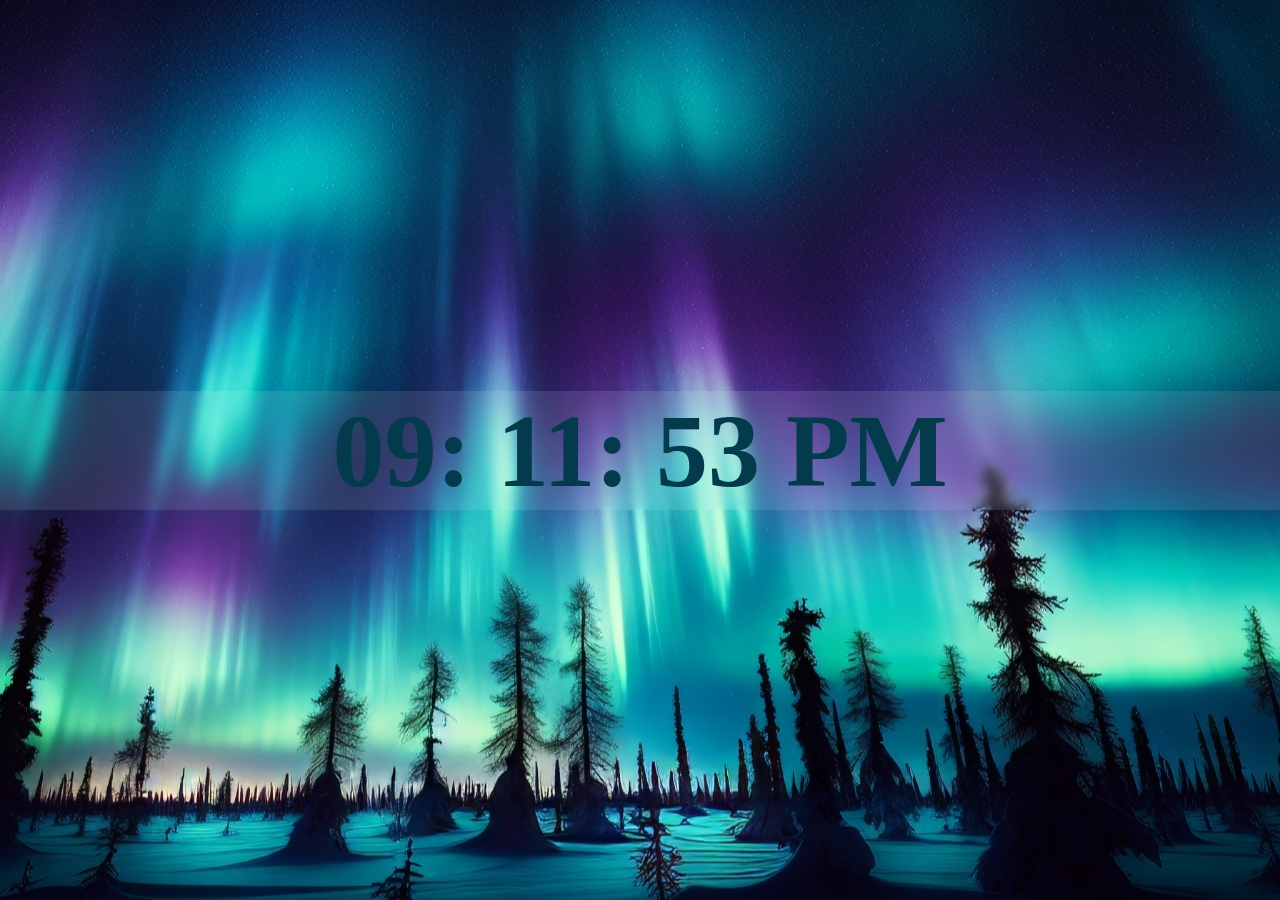
<file: live-time/index.html>
<!DOCTYPE html>
<head>
    <title> roller</title>
    <link rel="stylesheet" href="style.css">

</head>
<body>
    <div id ="clock-container">
        <div id = "clock">00:00:00</div>
    </div>
 <script src="index.js "></script>
</body>
</html>
</file>
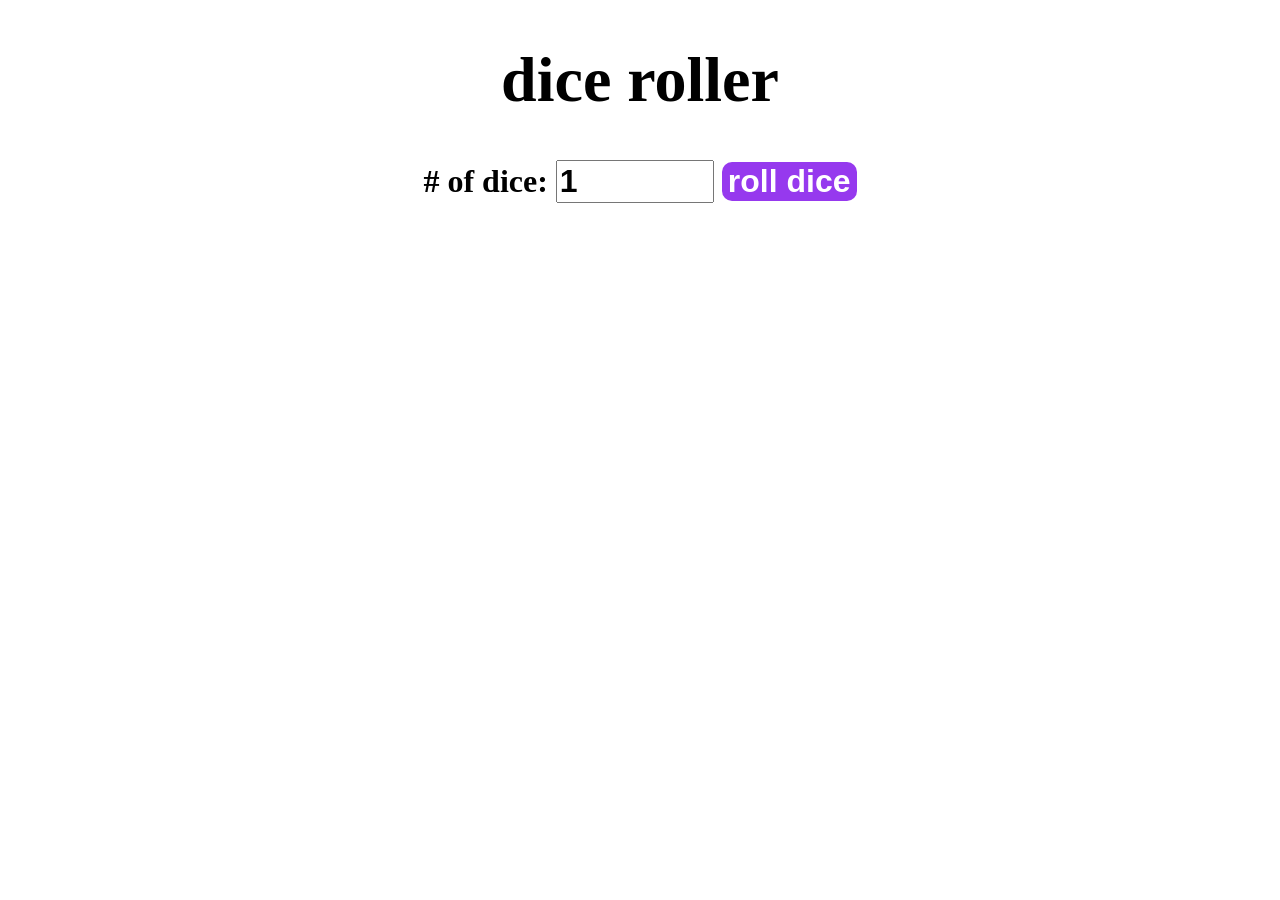
<file: projectx/index.html>
<!DOCTYPE html>
    <head>
        <title>document  </title>
        <link rel="stylesheet" href="style.css">
    </head>
    <body>
     <div id="container">
         <h1>dice roller </h1>
         <label>  # of dice: </label>
         <input type = "number" id ="numofdice" value ="1" min ="1">
         <button onclick="rolldice()"> roll dice</button>
         <div id ="diceresult"></div>
         <div id="diceimages"></div>
     </div>
  
     <script src="index.js "></script>
    </body>

</html>
</file>
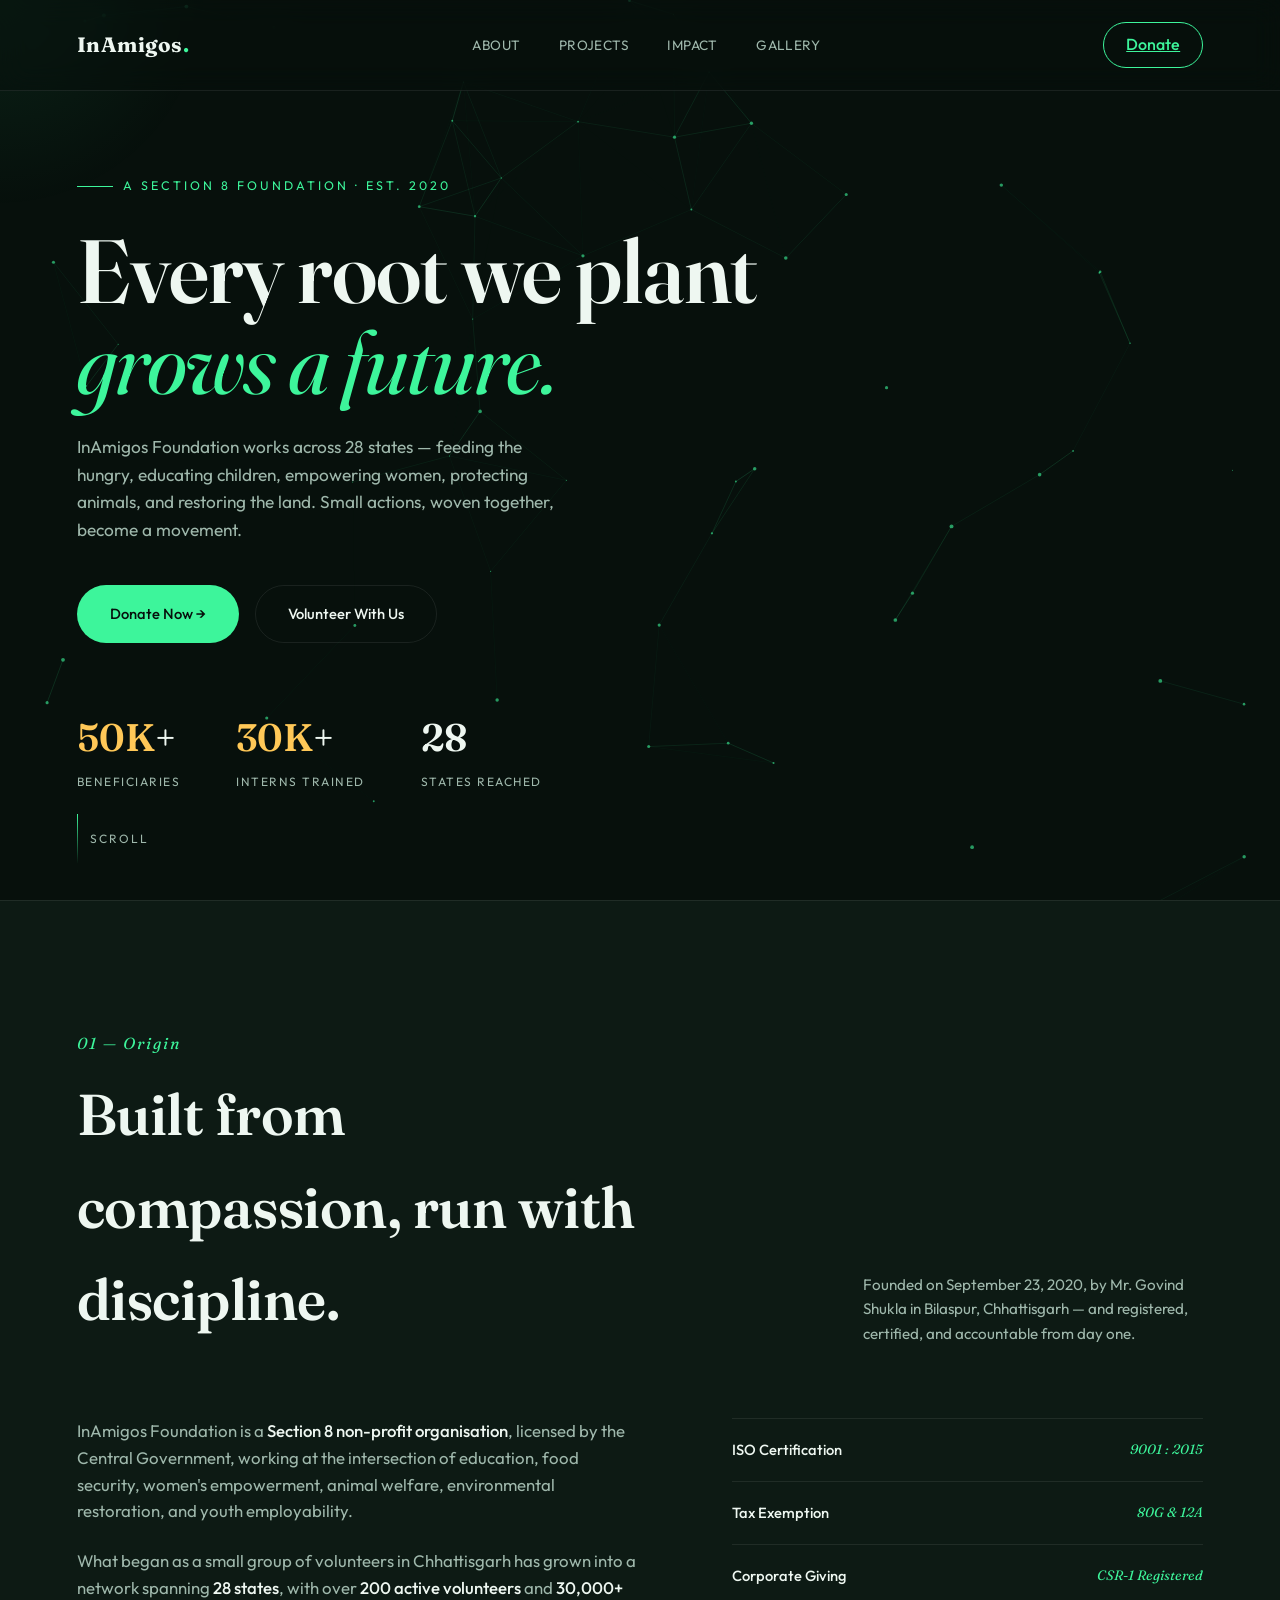
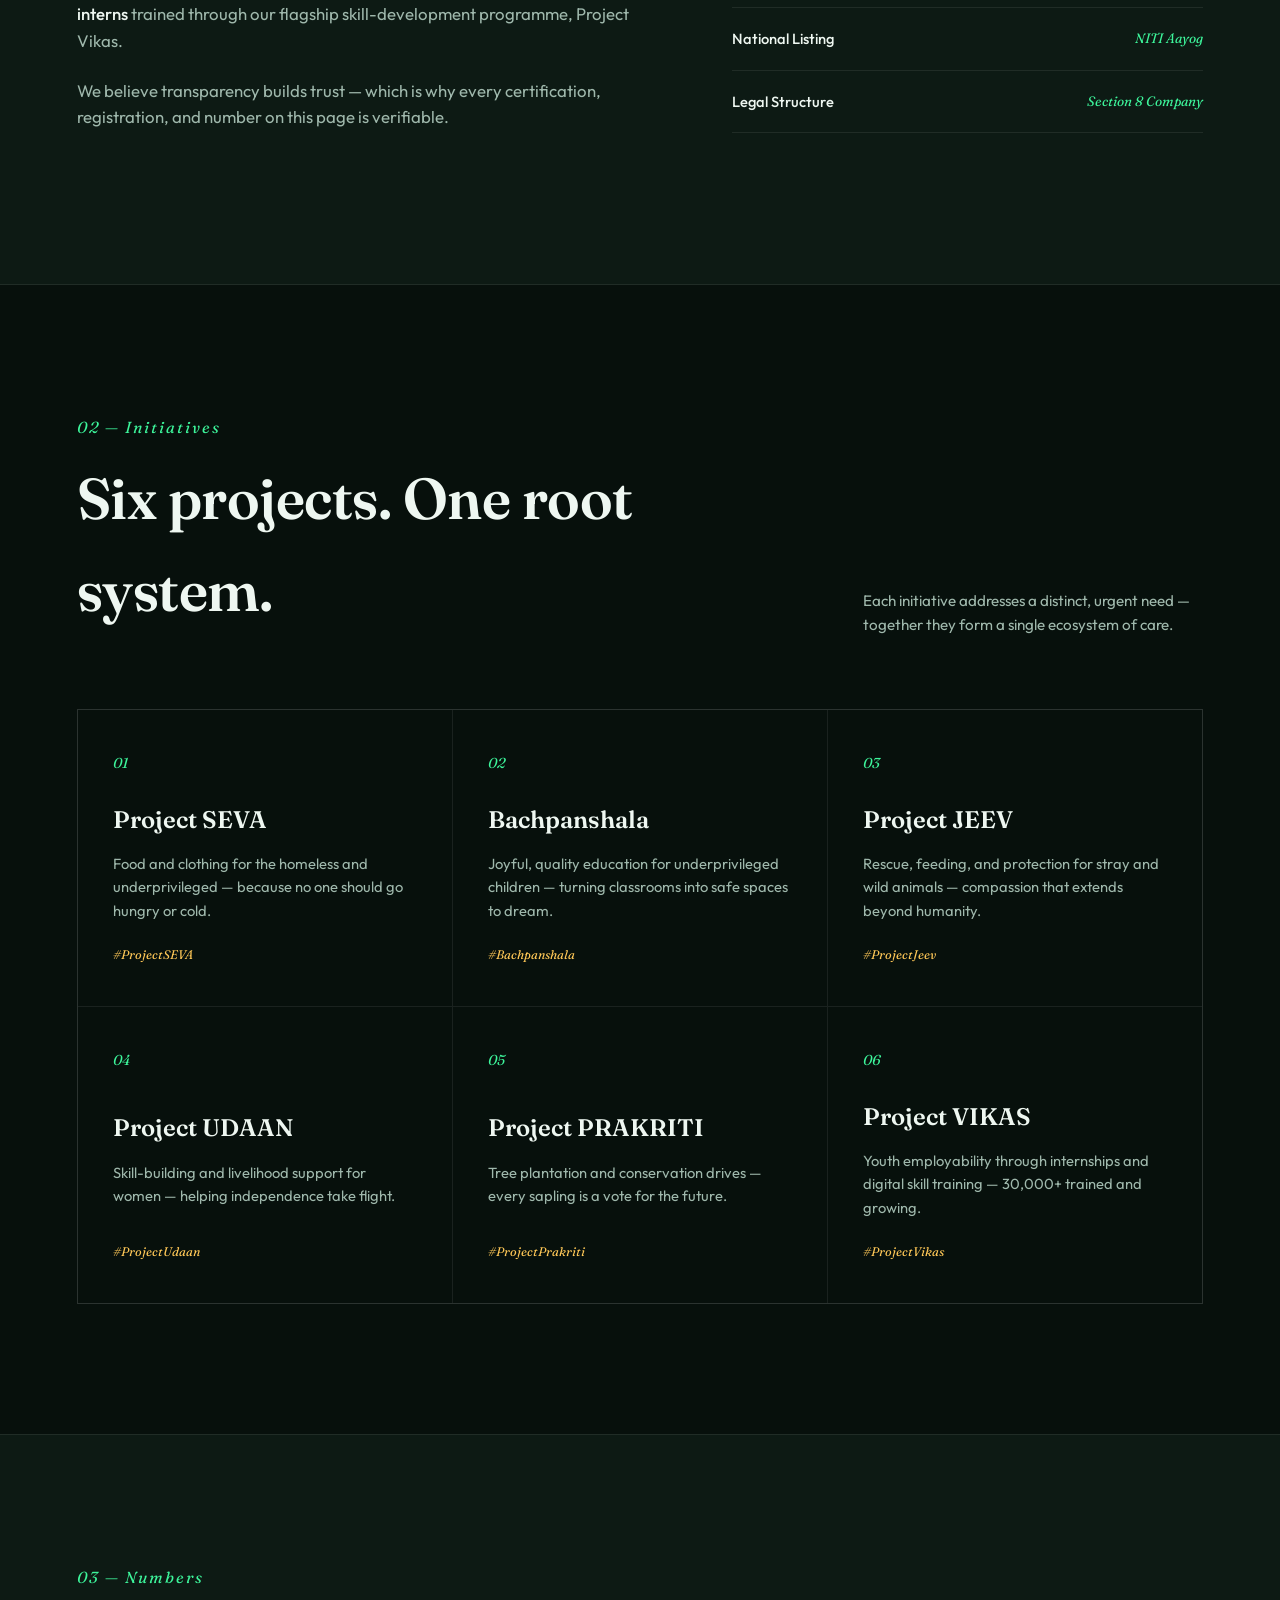
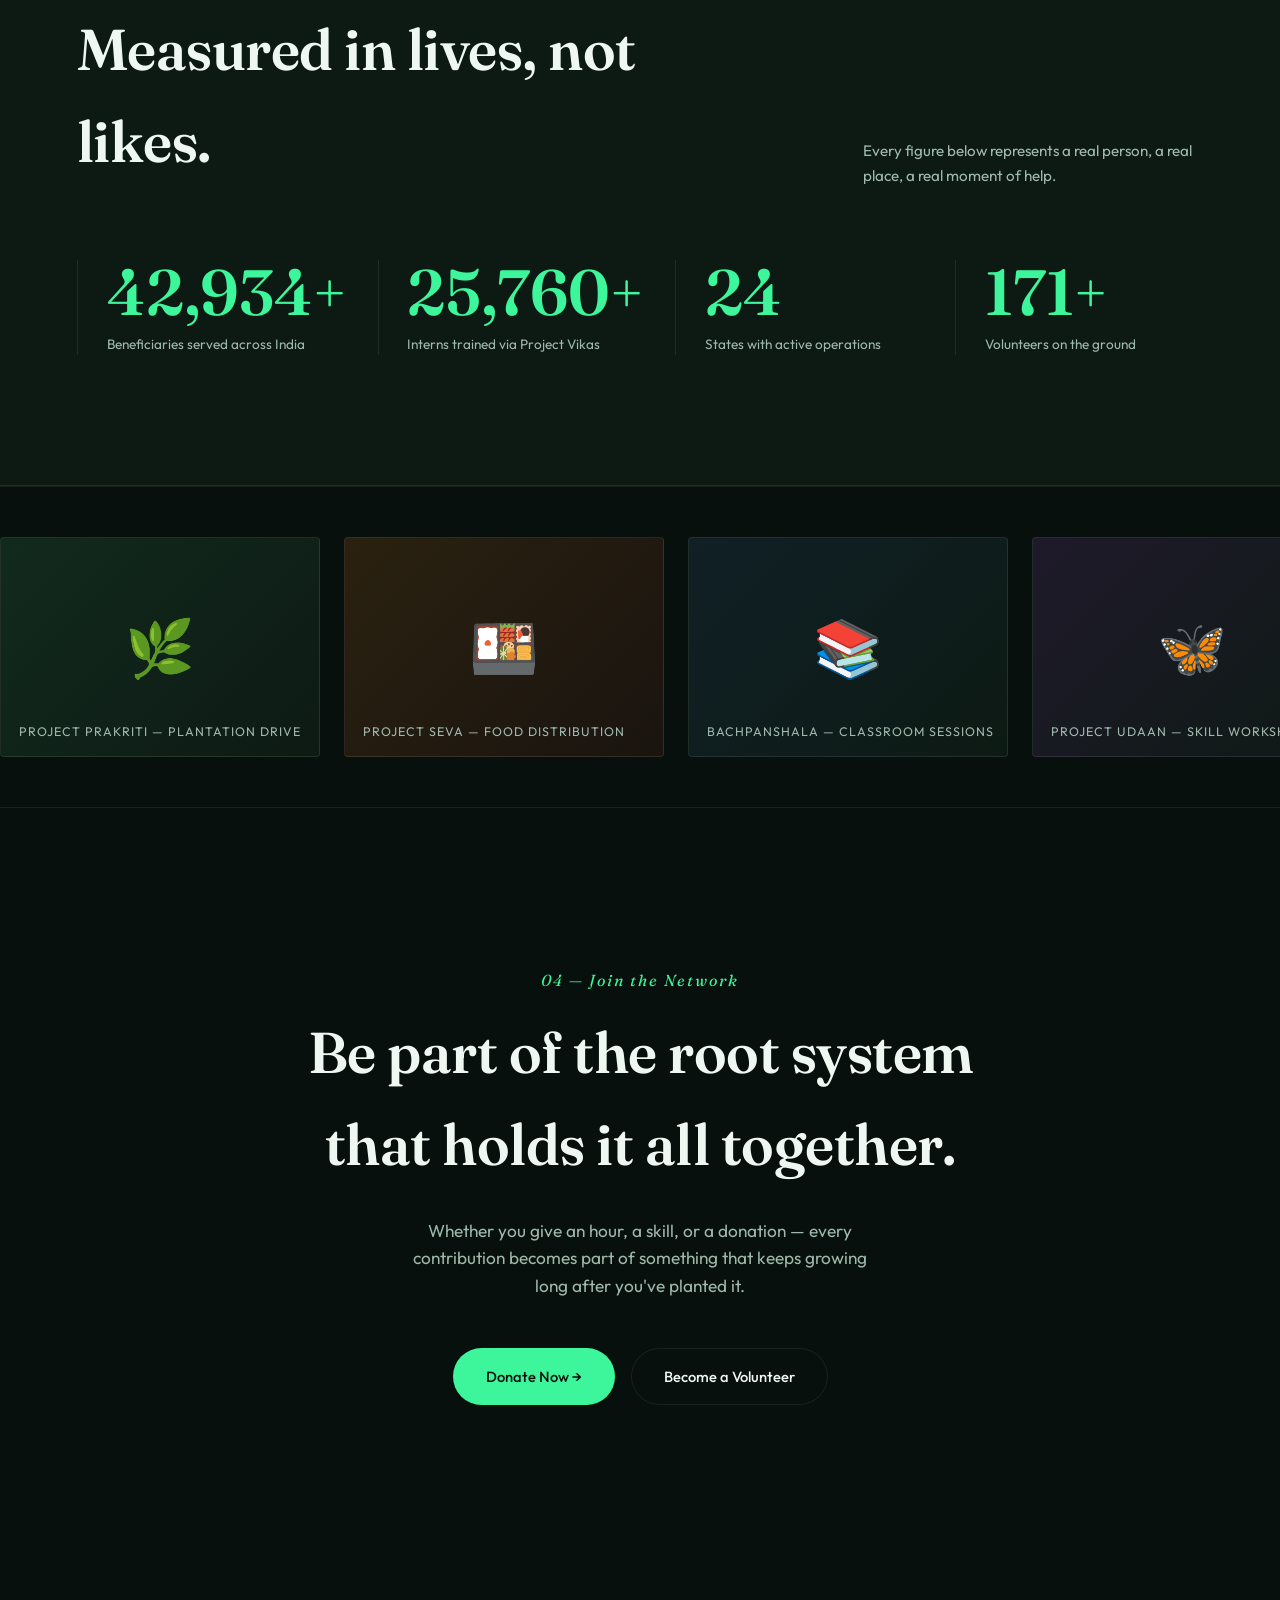
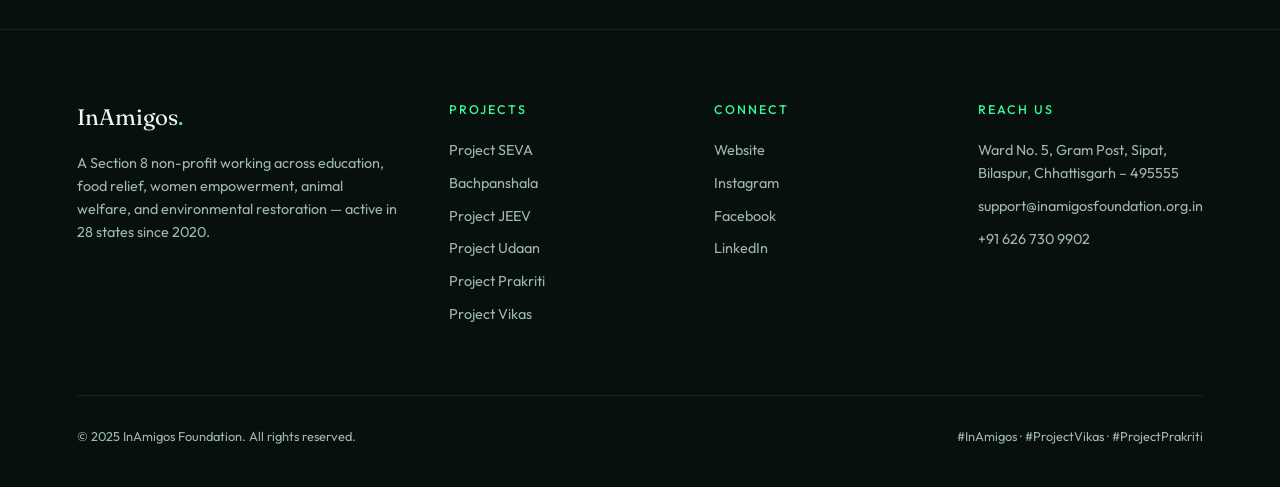
<file: InInamigos Internship(Task-2)/index_1.html>
<!DOCTYPE html>
<html lang="en">
<head>
  
<meta charset="UTF-8" />
<meta name="viewport" content="width=device-width, initial-scale=1.0" />
<title>InAmigos Foundation — Roots of Change</title>

<!-- Google Fonts -->
<link rel="preconnect" href="https://fonts.googleapis.com">
<link href="https://fonts.googleapis.com/css2?family=Fraunces:ital,opsz,wght@0,9..144,300..900;1,9..144,300..900&family=Outfit:wght@300;400;500;600;700&display=swap" rel="stylesheet">

<!-- Our own stylesheet -->
<link rel="stylesheet" href="style_1.css">
</head>
<body>

<!-- Glowing circle that follows the mouse (see script.js) -->
<div class="cursor-glow" id="glow"></div>

<!-- ===== NAVIGATION BAR ===== -->
<nav>
  <div class="brand">InAmigos<span class="dot">.</span></div>
  <ul>
    <li><a href="#about">About</a></li>
    <li><a href="#projects">Projects</a></li>
    <li><a href="#impact">Impact</a></li>
    <li><a href="#gallery">Gallery</a></li>
  </ul>
  <a href="https://rzp.io/l/kWQ87HP" class="nav-cta" target="_blank">Donate</a>
</nav>

<!-- ===== HERO SECTION ===== -->
<section class="hero">
  <!-- Animated network of dots, drawn by script.js -->
  <canvas id="network-canvas"></canvas>

  <div class="hero-content">
    <span class="eyebrow">A Section 8 Foundation · Est. 2020</span>
    <h1>Every root we plant <span class="accent">grows a future.</span></h1>
    <p class="hero-desc">InAmigos Foundation works across 28 states — feeding the hungry, educating children, empowering women, protecting animals, and restoring the land. Small actions, woven together, become a movement.</p>
    <div class="hero-actions">
      <a href="https://rzp.io/l/kWQ87HP" class="btn btn-fill" target="_blank">Donate Now →</a>
      <a href="https://forms.gle/AB4c1hLaDDmtrKGU7" class="btn btn-line" target="_blank">Volunteer With Us</a>
    </div>
    <div class="hero-stats">
      <div>
        <div class="stat-num"><span>50K</span>+</div>
        <div class="stat-label">Beneficiaries</div>
      </div>
      <div>
        <div class="stat-num"><span>30K</span>+</div>
        <div class="stat-label">Interns Trained</div>
      </div>
      <div>
        <div class="stat-num">28</div>
        <div class="stat-label">States Reached</div>
      </div>
    </div>
  </div>

  <div class="scroll-cue"><div class="line"></div> Scroll</div>
</section>

<!-- ===== ABOUT SECTION ===== -->
<section class="about" id="about">
  <div class="section-head reveal">
    <div>
      <span class="section-num">01 — Origin</span>
      <h2>Built from compassion, run with discipline.</h2>
    </div>
    <p class="section-note">Founded on September 23, 2020, by Mr. Govind Shukla in Bilaspur, Chhattisgarh — and registered, certified, and accountable from day one.</p>
  </div>

  <div class="about-grid">
    <div class="reveal">
      <p>InAmigos Foundation is a <strong>Section 8 non-profit organisation</strong>, licensed by the Central Government, working at the intersection of education, food security, women's empowerment, animal welfare, environmental restoration, and youth employability.</p>
      <p>What began as a small group of volunteers in Chhattisgarh has grown into a network spanning <strong>28 states</strong>, with over <strong>200 active volunteers</strong> and <strong>30,000+ interns</strong> trained through our flagship skill-development programme, Project Vikas.</p>
      <p>We believe transparency builds trust — which is why every certification, registration, and number on this page is verifiable.</p>
    </div>

    <ul class="cert-list reveal">
      <li><span class="cert-name">ISO Certification</span><span class="cert-tag">9001 : 2015</span></li>
      <li><span class="cert-name">Tax Exemption</span><span class="cert-tag">80G &amp; 12A</span></li>
      <li><span class="cert-name">Corporate Giving</span><span class="cert-tag">CSR-1 Registered</span></li>
      <li><span class="cert-name">National Listing</span><span class="cert-tag">NITI Aayog</span></li>
      <li><span class="cert-name">Legal Structure</span><span class="cert-tag">Section 8 Company</span></li>
    </ul>
  </div>
</section>

<!-- ===== PROJECTS SECTION ===== -->
<section id="projects">
  <div class="section-head reveal">
    <div>
      <span class="section-num">02 — Initiatives</span>
      <h2>Six projects. One root system.</h2>
    </div>
    <p class="section-note">Each initiative addresses a distinct, urgent need — together they form a single ecosystem of care.</p>
  </div>

  <div class="projects-grid reveal">
    <div class="project-card">
      <div class="project-index">01</div>
      <div>
        <h3>Project SEVA</h3>
        <p>Food and clothing for the homeless and underprivileged — because no one should go hungry or cold.</p>
      </div>
      <div class="project-tag">#ProjectSEVA</div>
    </div>

    <div class="project-card">
      <div class="project-index">02</div>
      <div>
        <h3>Bachpanshala</h3>
        <p>Joyful, quality education for underprivileged children — turning classrooms into safe spaces to dream.</p>
      </div>
      <div class="project-tag">#Bachpanshala</div>
    </div>

    <div class="project-card">
      <div class="project-index">03</div>
      <div>
        <h3>Project JEEV</h3>
        <p>Rescue, feeding, and protection for stray and wild animals — compassion that extends beyond humanity.</p>
      </div>
      <div class="project-tag">#ProjectJeev</div>
    </div>

    <div class="project-card">
      <div class="project-index">04</div>
      <div>
        <h3>Project UDAAN</h3>
        <p>Skill-building and livelihood support for women — helping independence take flight.</p>
      </div>
      <div class="project-tag">#ProjectUdaan</div>
    </div>

    <div class="project-card">
      <div class="project-index">05</div>
      <div>
        <h3>Project PRAKRITI</h3>
        <p>Tree plantation and conservation drives — every sapling is a vote for the future.</p>
      </div>
      <div class="project-tag">#ProjectPrakriti</div>
    </div>

    <div class="project-card">
      <div class="project-index">06</div>
      <div>
        <h3>Project VIKAS</h3>
        <p>Youth employability through internships and digital skill training — 30,000+ trained and growing.</p>
      </div>
      <div class="project-tag">#ProjectVikas</div>
    </div>
  </div>
</section>

<!-- ===== IMPACT / STATS SECTION ===== -->
<section class="impact" id="impact">
  <div class="section-head reveal">
    <div>
      <span class="section-num">03 — Numbers</span>
      <h2>Measured in lives, not likes.</h2>
    </div>
    <p class="section-note">Every figure below represents a real person, a real place, a real moment of help.</p>
  </div>

  <!--
    Each number below starts at 0 and counts up when scrolled
    into view (handled in script.js). data-count is the final
    number, data-suffix is text added after it (like "+").
  -->
  <div class="impact-grid reveal">
    <div class="impact-card">
      <div class="impact-num" data-count="50000" data-suffix="+">0</div>
      <div class="impact-label">Beneficiaries served across India</div>
    </div>
    <div class="impact-card">
      <div class="impact-num" data-count="30000" data-suffix="+">0</div>
      <div class="impact-label">Interns trained via Project Vikas</div>
    </div>
    <div class="impact-card">
      <div class="impact-num" data-count="28" data-suffix="">0</div>
      <div class="impact-label">States with active operations</div>
    </div>
    <div class="impact-card">
      <div class="impact-num" data-count="200" data-suffix="+">0</div>
      <div class="impact-label">Volunteers on the ground</div>
    </div>
  </div>
</section>

<!-- ===== GALLERY MARQUEE (auto-scrolling row) ===== -->
<section class="marquee-wrap" id="gallery" style="padding: 0;">
  <div class="marquee">
    <div class="marquee-item m1">🌿<span class="label">Project Prakriti — Plantation Drive</span></div>
    <div class="marquee-item m2">🍱<span class="label">Project SEVA — Food Distribution</span></div>
    <div class="marquee-item m3">📚<span class="label">Bachpanshala — Classroom Sessions</span></div>
    <div class="marquee-item m4">🦋<span class="label">Project Udaan — Skill Workshops</span></div>
    <div class="marquee-item m5">🐾<span class="label">Project JEEV — Animal Rescue</span></div>

    <!-- duplicated so the scroll loop looks seamless -->
    <div class="marquee-item m1">🌿<span class="label">Project Prakriti — Plantation Drive</span></div>
    <div class="marquee-item m2">🍱<span class="label">Project SEVA — Food Distribution</span></div>
    <div class="marquee-item m3">📚<span class="label">Bachpanshala — Classroom Sessions</span></div>
    <div class="marquee-item m4">🦋<span class="label">Project Udaan — Skill Workshops</span></div>
    <div class="marquee-item m5">🐾<span class="label">Project JEEV — Animal Rescue</span></div>
  </div>
</section>

<!-- ===== CALL TO ACTION SECTION ===== -->
<section class="cta">
  <span class="section-num reveal" style="display:block; text-align:center;">04 — Join the Network</span>
  <h2 class="reveal">Be part of the root system that holds it all together.</h2>
  <p class="hero-desc reveal">Whether you give an hour, a skill, or a donation — every contribution becomes part of something that keeps growing long after you've planted it.</p>
  <div class="hero-actions reveal">
    <a href="https://rzp.io/l/kWQ87HP" class="btn btn-fill" target="_blank">Donate Now →</a>
    <a href="https://forms.gle/AB4c1hLaDDmtrKGU7" class="btn btn-line" target="_blank">Become a Volunteer</a>
  </div>
</section>

<!-- ===== FOOTER ===== -->
<footer>
  <div class="footer-grid">
    <div>
      <div class="footer-brand-text">InAmigos<span style="color:var(--green);">.</span></div>
      <p style="max-width: 320px;">A Section 8 non-profit working across education, food relief, women empowerment, animal welfare, and environmental restoration — active in 28 states since 2020.</p>
    </div>
    <div>
      <h4>Projects</h4>
      <a href="#">Project SEVA</a>
      <a href="#">Bachpanshala</a>
      <a href="#">Project JEEV</a>
      <a href="#">Project Udaan</a>
      <a href="#">Project Prakriti</a>
      <a href="#">Project Vikas</a>
    </div>
    <div>
      <h4>Connect</h4>
      <a href="https://inamigosfoundation.org.in" target="_blank">Website</a>
      <a href="https://www.instagram.com/inamigos/" target="_blank">Instagram</a>
      <a href="https://www.facebook.com/inamigos.inamigos" target="_blank">Facebook</a>
      <a href="https://in.linkedin.com/company/inamigos-foundation" target="_blank">LinkedIn</a>
    </div>
    <div>
      <h4>Reach Us</h4>
      <p>Ward No. 5, Gram Post, Sipat,<br/>Bilaspur, Chhattisgarh – 495555</p>
      <p>support@inamigosfoundation.org.in</p>
      <p>+91 626 730 9902</p>
    </div>
  </div>
  <div class="footer-bottom">
    <span>© 2025 InAmigos Foundation. All rights reserved.</span>
    <span>#InAmigos · #ProjectVikas · #ProjectPrakriti</span>
  </div>
</footer>

<!-- Our own JavaScript (loaded at the end so the page renders first) -->
<script src="script.js"></script>

</body>
</html>
</file>
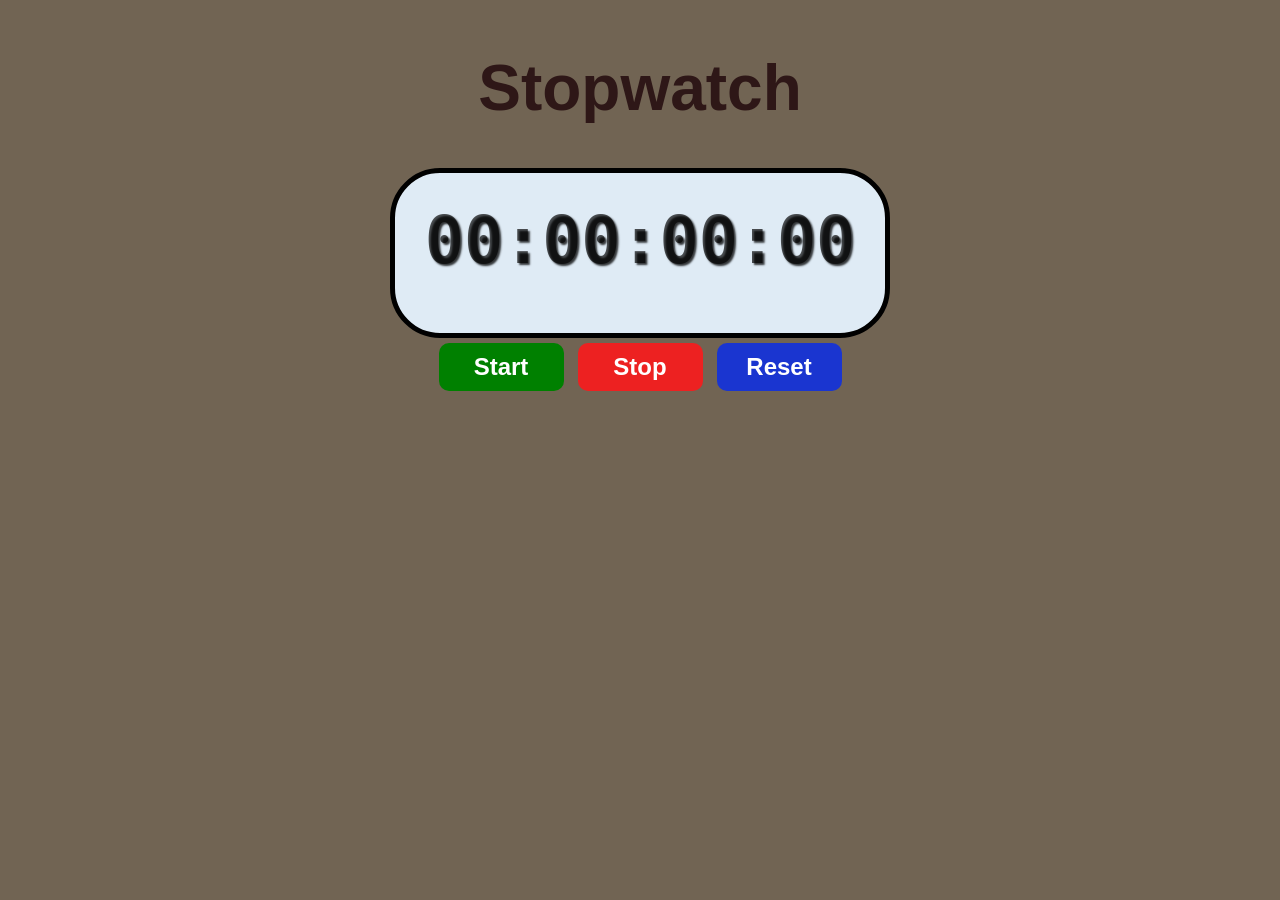
<file: stopwatch/index..html>
<html>
    <head>
        <title> stop watch</title>
        <link rel = "stylesheet" href="style.css">
    </head>
    <body>
<h1 id="h1">Stopwatch</h1>
<div id ="conatiner">
    <div id ="display">
        00:00:00:00
    </div>
</div>
<div id ="controls">
    <button id ="startbtn" onclick="start()">Start</button>
    <button id ="stopbtn" onclick="stop()">Stop</button>
    <button id ="resetbtn" onclick="reset()">Reset</button>
</div>


<script src = index.js ></script>
    </body>
</html>
</file>
<file: live-time/style.css>
body{
    margin:0;
background-image: url(background.jpg);
background-position: center;
background-repeat: no-repeat;
background-position: cover;
background-attachment: fixed;
margin:0;


;
}
#clock-container{
    display :flex;
    justify-content: center;
    align-items: CENTER;
    height: 100vh
}
#clock{
font-family:fantasy ;
FONT-SIZE : 6.5EM;
font-weight:bold;
text-align: center;
color:rgb(4, 59, 76);
backdrop-filter: blur(5px);
background-color: hsla(0, 0%, 100%, 0.1);
width:100%;

}
</file>
<file: projectx/style.css>
#container{
    text-align: center;
    font-size: 2em;
    font-weight: bold;
   

}
button{
font-size: 1em;
padding: 10px 15 px;
border-radius: 10px;
border:none;
background-color: rgb(150, 57, 238);
color:white;
font-weight: bold;
cursor: pointer;
}
button:hover
{
    background-color: blue;
}
button:active{
    background-color: brown;
}
input{
    font-size: 1em;
    width:150px;
    font-weight:bold ;
} 
#diceresult{
    margin:25px;

}

#diceimages img {
    width : 150px;
    margin: 5px;
}
</file>
<file: InInamigos Internship(Task-2)/style_1.css>
:root {
  --bg: #07100c;
  --bg-soft: #0d1a14;
  --panel: #112019;
  --line: rgba(255,255,255,0.08);
  --green: #3df59b;
  --green-dim: #1f8f5e;
  --gold: #ffc857;
  --ink: #eef7f1;
  --muted: #9fb8ac;
  --serif: 'Fraunces', serif;
  --sans: 'Outfit', sans-serif;
}

* { margin: 0; padding: 0; box-sizing: border-box; }

html { scroll-behavior: smooth; }

body {
  background: var(--bg);
  color: var(--ink);
  font-family: var(--sans);
  overflow-x: hidden;
  line-height: 1.6;
}

::selection { background: var(--green); color: #07100c; }

/* ===== custom cursor glow ===== */
.cursor-glow {
  position: fixed;
  width: 420px; height: 420px;
  border-radius: 50%;
  pointer-events: none;
  background: radial-gradient(circle, rgba(61,245,155,0.08), transparent 70%);
  transform: translate(-50%, -50%);
  z-index: 0;
  transition: opacity 0.3s;
}

/* ===== NAV ===== */
nav {
  position: fixed; top: 0; left: 0; right: 0; z-index: 100;
  display: flex; align-items: center; justify-content: space-between;
  padding: 22px 6%;
  backdrop-filter: blur(14px);
  background: rgba(7,16,12,0.55);
  border-bottom: 1px solid var(--line);
}
.brand {
  font-family: var(--serif);
  font-size: 1.3rem;
  font-weight: 700;
  letter-spacing: 0.5px;
}
.brand .dot { color: var(--green); }
nav ul {
  display: flex; gap: 2.4rem; list-style: none;
}
nav ul a {
  color: var(--muted);
  text-decoration: none;
  font-size: 0.85rem;
  letter-spacing: 0.4px;
  text-transform: uppercase;
  transition: color 0.25s;
  position: relative;
}
nav ul a:hover { color: var(--green); }
.nav-cta {
  border: 1px solid var(--green);
  color: var(--green) !important;
  padding: 9px 22px;
  border-radius: 100px;
  font-weight: 500 !important;
  transition: all 0.25s !important;
}
.nav-cta:hover { background: var(--green); color: var(--bg) !important; }

/* ===== HERO ===== */
.hero {
  position: relative;
  min-height: 100vh;
  display: flex; align-items: center;
  padding: 140px 6% 80px;
  overflow: hidden;
}
#network-canvas {
  position: absolute; inset: 0;
  width: 100%; height: 100%;
  z-index: 0;
}
.hero-content {
  position: relative; z-index: 2;
  max-width: 680px;
}
.eyebrow {
  display: inline-flex; align-items: center; gap: 10px;
  font-size: 0.78rem; letter-spacing: 3px; text-transform: uppercase;
  color: var(--green);
  margin-bottom: 1.8rem;
}
.eyebrow::before {
  content: ''; display: block; width: 36px; height: 1px; background: var(--green);
}
h1 {
  font-family: var(--serif);
  font-weight: 600;
  font-size: clamp(3rem, 7vw, 5.6rem);
  line-height: 1.02;
  letter-spacing: -1px;
  margin-bottom: 1.6rem;
}
h1 .accent {
  font-style: normal;
  font-weight: 400;
  color: var(--green);
  display: block;
  font-style: italic;
}
.hero-desc {
  font-size: 1.08rem;
  color: var(--muted);
  max-width: 480px;
  margin-bottom: 2.6rem;
}
.hero-actions {
  display: flex; gap: 1rem; flex-wrap: wrap;
  margin-bottom: 4rem;
}
.btn {
  display: inline-flex; align-items: center; gap: 10px;
  padding: 16px 32px;
  border-radius: 100px;
  font-size: 0.92rem; font-weight: 500;
  text-decoration: none;
  border: 1px solid transparent;
  cursor: pointer;
  transition: transform 0.3s, box-shadow 0.3s;
}
.btn-fill {
  background: var(--green); color: #07100c;
}
.btn-fill:hover { transform: translateY(-3px); box-shadow: 0 12px 30px rgba(61,245,155,0.25); }
.btn-line {
  border-color: var(--line); color: var(--ink);
}
.btn-line:hover { border-color: var(--green); color: var(--green); transform: translateY(-3px); }

.hero-stats {
  display: flex; gap: 3.5rem; flex-wrap: wrap;
}
.hero-stats .stat-num {
  font-family: var(--serif);
  font-size: 2.4rem; font-weight: 600;
  color: var(--ink);
}
.hero-stats .stat-num span { color: var(--gold); }
.hero-stats .stat-label {
  font-size: 0.75rem; color: var(--muted); letter-spacing: 1.5px; text-transform: uppercase; margin-top: 4px;
}

.scroll-cue {
  position: absolute; bottom: 36px; left: 6%;
  display: flex; align-items: center; gap: 12px;
  font-size: 0.75rem; color: var(--muted);
  letter-spacing: 2px; text-transform: uppercase;
  z-index: 2;
}
.scroll-cue .line {
  width: 1px; height: 50px; background: linear-gradient(to bottom, var(--green), transparent);
  animation: scrollLine 2s ease-in-out infinite;
}
@keyframes scrollLine {
  0%, 100% { transform: scaleY(1); opacity: 0.6; }
  50% { transform: scaleY(0.4); opacity: 1; }
}

/* ===== SECTION GENERAL ===== */
section { position: relative; padding: 130px 6%; }
.section-head {
  display: flex; justify-content: space-between; align-items: flex-end;
  gap: 2rem; margin-bottom: 4.5rem; flex-wrap: wrap;
}
.section-num {
  font-family: var(--serif); font-style: italic;
  font-size: 1rem; color: var(--green);
  letter-spacing: 2px; margin-bottom: 0.8rem; display: block;
}
h2 {
  font-family: var(--serif);
  font-weight: 600;
  font-size: clamp(2.2rem, 4.5vw, 3.6rem);
  letter-spacing: -0.5px;
  max-width: 600px;
}
.section-note {
  font-size: 0.95rem; color: var(--muted); max-width: 340px;
}

/* reveal animation */
.reveal {
  opacity: 0; transform: translateY(40px);
  transition: opacity 0.9s cubic-bezier(.16,1,.3,1), transform 0.9s cubic-bezier(.16,1,.3,1);
}
.reveal.visible { opacity: 1; transform: translateY(0); }

/* ===== ABOUT ===== */
.about {
  background: var(--bg-soft);
  border-top: 1px solid var(--line);
  border-bottom: 1px solid var(--line);
}
.about-grid {
  display: grid; grid-template-columns: 1.1fr 0.9fr; gap: 5rem; align-items: start;
}
.about-grid p {
  color: var(--muted); font-size: 1.05rem; margin-bottom: 1.4rem; max-width: 560px;
}
.about-grid p strong { color: var(--ink); font-weight: 500; }
.cert-list {
  display: flex; flex-direction: column; gap: 0;
  border-top: 1px solid var(--line);
}
.cert-list li {
  list-style: none;
  display: flex; justify-content: space-between; align-items: center;
  padding: 1.2rem 0;
  border-bottom: 1px solid var(--line);
  font-size: 0.92rem;
}
.cert-list li .cert-name { color: var(--ink); font-weight: 500; }
.cert-list li .cert-tag {
  color: var(--green); font-family: var(--serif); font-style: italic; font-size: 0.85rem;
}

/* ===== PROJECTS ===== */
.projects-grid {
  display: grid; grid-template-columns: repeat(3, 1fr); gap: 1px;
  background: var(--line);
  border: 1px solid var(--line);
}
.project-card {
  background: var(--bg);
  padding: 2.6rem 2.2rem;
  transition: background 0.4s;
  position: relative;
  overflow: hidden;
  min-height: 260px;
  display: flex; flex-direction: column; justify-content: space-between;
}
.project-card::before {
  content: '';
  position: absolute; inset: 0;
  background: linear-gradient(135deg, rgba(61,245,155,0.06), transparent 60%);
  opacity: 0; transition: opacity 0.4s;
}
.project-card:hover::before { opacity: 1; }
.project-card:hover { background: var(--bg-soft); }
.project-index {
  font-family: var(--serif); font-style: italic;
  color: var(--green); font-size: 0.9rem; margin-bottom: 1.6rem; position: relative; z-index: 1;
}
.project-card h3 {
  font-family: var(--serif); font-weight: 600;
  font-size: 1.5rem; margin-bottom: 0.8rem; position: relative; z-index: 1;
}
.project-card p {
  color: var(--muted); font-size: 0.92rem; position: relative; z-index: 1;
}
.project-tag {
  margin-top: 1.4rem; font-size: 0.78rem; color: var(--gold);
  font-family: var(--serif); font-style: italic; position: relative; z-index: 1;
}

/* ===== IMPACT (counters) ===== */
.impact {
  background: var(--bg-soft);
  border-top: 1px solid var(--line);
  border-bottom: 1px solid var(--line);
}
.impact-grid {
  display: grid; grid-template-columns: repeat(4, 1fr); gap: 2rem;
}
.impact-card {
  border-left: 1px solid var(--line);
  padding-left: 1.8rem;
}
.impact-num {
  font-family: var(--serif); font-weight: 600;
  font-size: clamp(2.6rem, 6vw, 4rem);
  color: var(--green);
  line-height: 1;
  margin-bottom: 0.6rem;
}
.impact-label {
  font-size: 0.85rem; color: var(--muted);
}

/* ===== GALLERY MARQUEE ===== */
.marquee-wrap {
  overflow: hidden;
  padding: 0;
  border-top: 1px solid var(--line);
  border-bottom: 1px solid var(--line);
}
.marquee {
  display: flex; gap: 1.5rem;
  animation: marquee 32s linear infinite;
  width: max-content;
  padding: 50px 0;
}
.marquee:hover { animation-play-state: paused; }
@keyframes marquee {
  from { transform: translateX(0); }
  to { transform: translateX(-50%); }
}
.marquee-item {
  flex-shrink: 0;
  width: 320px; height: 220px;
  border-radius: 4px;
  display: flex; align-items: center; justify-content: center;
  font-size: 3.5rem;
  border: 1px solid var(--line);
  position: relative;
}
.marquee-item span.label {
  position: absolute; bottom: 14px; left: 18px;
  font-size: 0.78rem; color: var(--muted);
  font-family: var(--sans); letter-spacing: 1px; text-transform: uppercase;
}
.m1 { background: linear-gradient(135deg, #122a1d, #0d1a14); }
.m2 { background: linear-gradient(135deg, #2a2110, #1a1410); }
.m3 { background: linear-gradient(135deg, #102025, #0d1a14); }
.m4 { background: linear-gradient(135deg, #1f1a2a, #0d1a14); }
.m5 { background: linear-gradient(135deg, #122a1d, #1a2410); }

/* ===== CTA ===== */
.cta {
  text-align: center;
  padding: 160px 6%;
}
.cta h2 {
  margin: 0 auto 1.6rem;
  max-width: 760px;
}
.cta .hero-desc { margin: 0 auto 3rem; }
.cta .hero-actions { justify-content: center; }

/* ===== FOOTER ===== */
footer {
  border-top: 1px solid var(--line);
  padding: 70px 6% 40px;
}
.footer-grid {
  display: grid; grid-template-columns: 1.5fr 1fr 1fr 1fr; gap: 3rem;
  margin-bottom: 60px;
}
.footer-grid h4 {
  font-size: 0.78rem; letter-spacing: 2px; text-transform: uppercase;
  color: var(--green); margin-bottom: 1.2rem; font-weight: 500;
}
.footer-grid p, .footer-grid a {
  color: var(--muted); font-size: 0.9rem; text-decoration: none;
  display: block; margin-bottom: 0.6rem; transition: color 0.2s;
}
.footer-grid a:hover { color: var(--green); }
.footer-brand-text {
  font-family: var(--serif); font-size: 1.4rem; margin-bottom: 1rem;
}
.footer-bottom {
  display: flex; justify-content: space-between; align-items: center;
  padding-top: 30px; border-top: 1px solid var(--line);
  font-size: 0.8rem; color: var(--muted); flex-wrap: wrap; gap: 10px;
}

/* ===== RESPONSIVE ===== */
@media (max-width: 900px) {
  nav ul { display: none; }
  .about-grid { grid-template-columns: 1fr; gap: 3rem; }
  .projects-grid { grid-template-columns: 1fr; }
  .impact-grid { grid-template-columns: repeat(2, 1fr); gap: 2.5rem; }
  .footer-grid { grid-template-columns: 1fr 1fr; gap: 2.5rem; }
}
@media (max-width: 560px) {
  .hero-stats { gap: 2rem; }
  .impact-grid { grid-template-columns: 1fr; }
  .footer-grid { grid-template-columns: 1fr; }
  .section-head { flex-direction: column; align-items: flex-start; }
}

@media (prefers-reduced-motion: reduce) {
  * { animation: none !important; transition: none !important; }
}
</file>
<file: stopwatch/style.css>
body{
    display:flex;
    flex-direction: column;
   align-items: center;
   background-color: rgb(113, 100, 83);
}
#h1{
    font-size: 4em;
    font-family: arial;
    color:rgb(46, 23, 23);
    align-items: center;
}
#conatiner{
    display:flux;
    flex-direction: column;
    align-items: center;
border : 5px solid;
padding :30px;
border-radius: 50px;
background-color: rgb(223, 235, 245);

}
#display{
    font-size: 5em;
    font-family: monospace;
    font-weight: bold;
    color:rgba(0, 0, 0, 0.675);
    text-shadow: 2px 2px 2px rgba(0, 0, 0, 0.777);
    margin-bottom: 25px;;
}
#controls button{
    font-size: 1.5em;
    font-weight: bold;
    padding :10px 20px;
    margin:5px;
    min-width: 125px;
    border: none;
    border-radius: 10px;
    cursor: pointer;
    color:white;
    transition: background-color 0.5s ease;

}
#startbtn{
    background-color: green;
}
#startbtn:hover{
    background-color: rgb(106, 225, 106);
}
#stopbtn{
    background-color: rgb(237, 33, 33);
}
#stopbtn:hover{
    background-color: rgb(208, 107, 107);
}
#resetbtn{
    background-color: rgb(26, 53, 208);
}
#resetbtn:hover{
    background-color: rgb(29, 137, 131);
}
</file>
